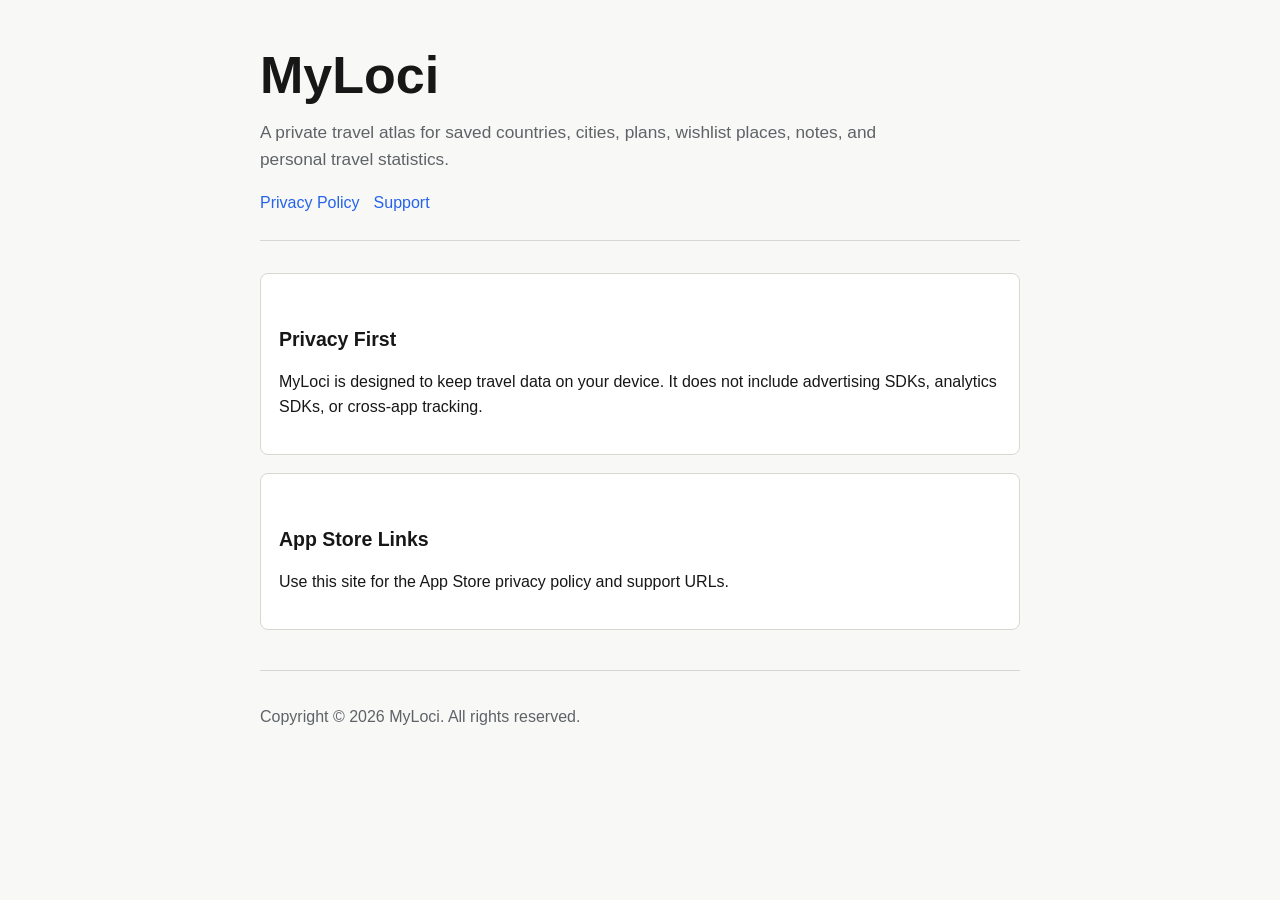
<file: index.html>
<!doctype html>
<html lang="en">
<head>
    <meta charset="utf-8">
    <meta name="viewport" content="width=device-width, initial-scale=1">
    <title>MyLoci</title>
    <meta name="description" content="MyLoci support and privacy information.">
    <link rel="stylesheet" href="styles.css">
</head>
<body>
    <main class="page">
        <header>
            <h1>MyLoci</h1>
            <p class="lead">A private travel atlas for saved countries, cities, plans, wishlist places, notes, and personal travel statistics.</p>
            <nav aria-label="Main navigation">
                <a href="privacy/">Privacy Policy</a>
                <a href="support/">Support</a>
            </nav>
        </header>

        <section class="card">
            <h2>Privacy First</h2>
            <p>MyLoci is designed to keep travel data on your device. It does not include advertising SDKs, analytics SDKs, or cross-app tracking.</p>
        </section>

        <section class="card">
            <h2>App Store Links</h2>
            <p>Use this site for the App Store privacy policy and support URLs.</p>
        </section>

        <footer>
            <p>Copyright &copy; 2026 MyLoci. All rights reserved.</p>
        </footer>
    </main>
</body>
</html>
</file>
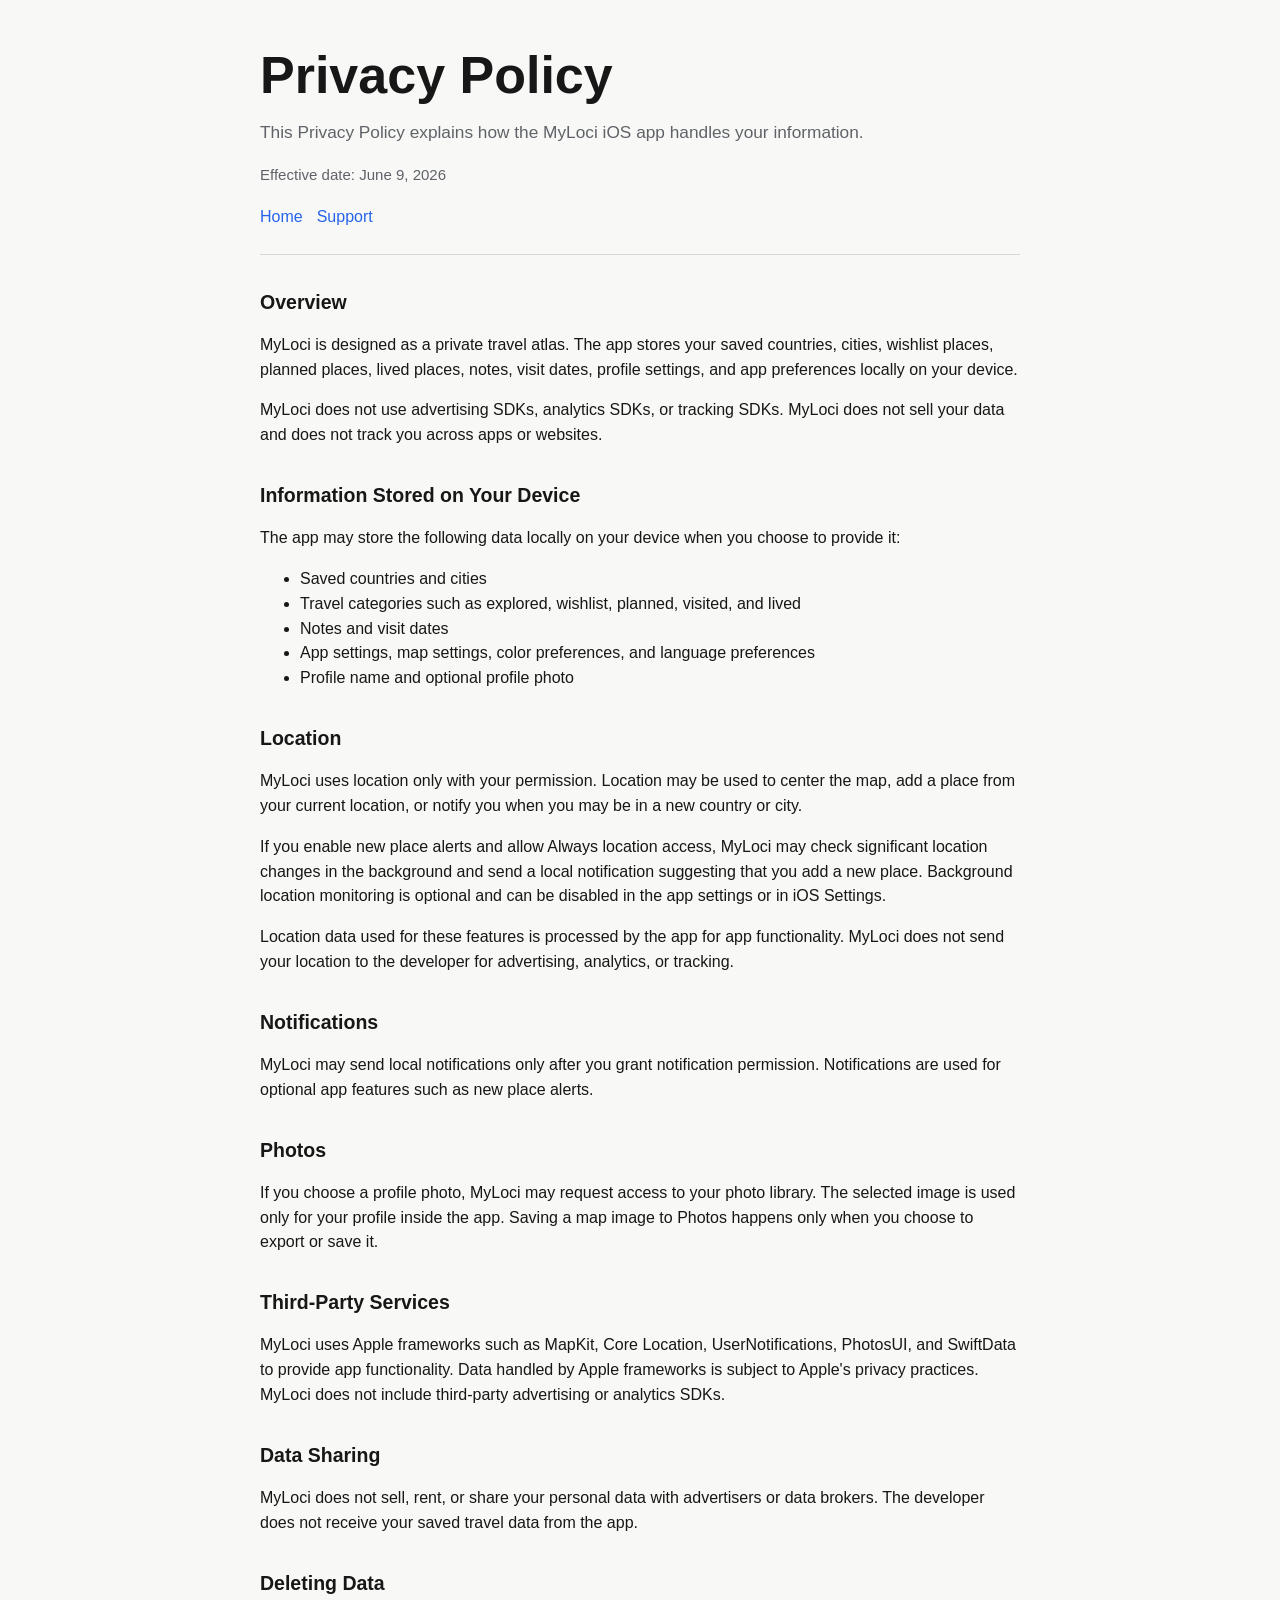
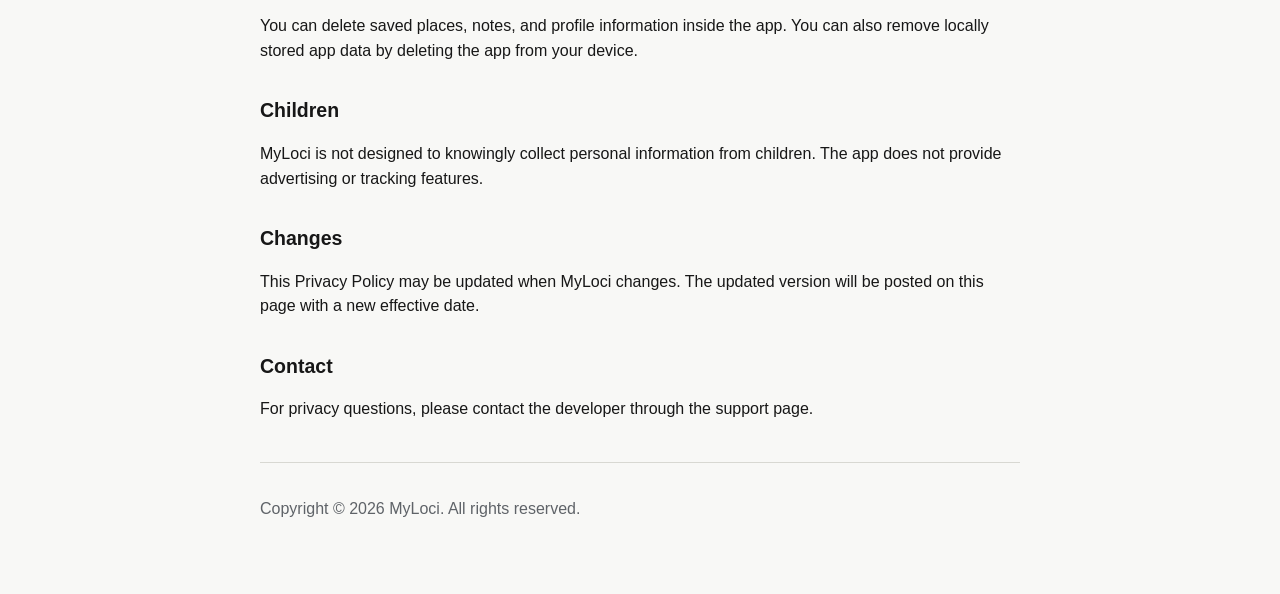
<file: privacy/index.html>
<!doctype html>
<html lang="en">
<head>
    <meta charset="utf-8">
    <meta name="viewport" content="width=device-width, initial-scale=1">
    <title>MyLoci Privacy Policy</title>
    <meta name="description" content="Privacy Policy for the MyLoci iOS app.">
    <link rel="stylesheet" href="../styles.css">
</head>
<body>
    <main class="page">
        <header>
            <h1>Privacy Policy</h1>
            <p class="lead">This Privacy Policy explains how the MyLoci iOS app handles your information.</p>
            <p class="meta">Effective date: June 9, 2026</p>
            <nav aria-label="Main navigation">
                <a href="../">Home</a>
                <a href="../support/">Support</a>
            </nav>
        </header>

        <section>
            <h2>Overview</h2>
            <p>MyLoci is designed as a private travel atlas. The app stores your saved countries, cities, wishlist places, planned places, lived places, notes, visit dates, profile settings, and app preferences locally on your device.</p>
            <p>MyLoci does not use advertising SDKs, analytics SDKs, or tracking SDKs. MyLoci does not sell your data and does not track you across apps or websites.</p>
        </section>

        <section>
            <h2>Information Stored on Your Device</h2>
            <p>The app may store the following data locally on your device when you choose to provide it:</p>
            <ul>
                <li>Saved countries and cities</li>
                <li>Travel categories such as explored, wishlist, planned, visited, and lived</li>
                <li>Notes and visit dates</li>
                <li>App settings, map settings, color preferences, and language preferences</li>
                <li>Profile name and optional profile photo</li>
            </ul>
        </section>

        <section>
            <h2>Location</h2>
            <p>MyLoci uses location only with your permission. Location may be used to center the map, add a place from your current location, or notify you when you may be in a new country or city.</p>
            <p>If you enable new place alerts and allow Always location access, MyLoci may check significant location changes in the background and send a local notification suggesting that you add a new place. Background location monitoring is optional and can be disabled in the app settings or in iOS Settings.</p>
            <p>Location data used for these features is processed by the app for app functionality. MyLoci does not send your location to the developer for advertising, analytics, or tracking.</p>
        </section>

        <section>
            <h2>Notifications</h2>
            <p>MyLoci may send local notifications only after you grant notification permission. Notifications are used for optional app features such as new place alerts.</p>
        </section>

        <section>
            <h2>Photos</h2>
            <p>If you choose a profile photo, MyLoci may request access to your photo library. The selected image is used only for your profile inside the app. Saving a map image to Photos happens only when you choose to export or save it.</p>
        </section>

        <section>
            <h2>Third-Party Services</h2>
            <p>MyLoci uses Apple frameworks such as MapKit, Core Location, UserNotifications, PhotosUI, and SwiftData to provide app functionality. Data handled by Apple frameworks is subject to Apple's privacy practices. MyLoci does not include third-party advertising or analytics SDKs.</p>
        </section>

        <section>
            <h2>Data Sharing</h2>
            <p>MyLoci does not sell, rent, or share your personal data with advertisers or data brokers. The developer does not receive your saved travel data from the app.</p>
        </section>

        <section>
            <h2>Deleting Data</h2>
            <p>You can delete saved places, notes, and profile information inside the app. You can also remove locally stored app data by deleting the app from your device.</p>
        </section>

        <section>
            <h2>Children</h2>
            <p>MyLoci is not designed to knowingly collect personal information from children. The app does not provide advertising or tracking features.</p>
        </section>

        <section>
            <h2>Changes</h2>
            <p>This Privacy Policy may be updated when MyLoci changes. The updated version will be posted on this page with a new effective date.</p>
        </section>

        <section>
            <h2>Contact</h2>
            <p>For privacy questions, please contact the developer through the support page.</p>
        </section>

        <footer>
            <p>Copyright &copy; 2026 MyLoci. All rights reserved.</p>
        </footer>
    </main>
</body>
</html>
</file>
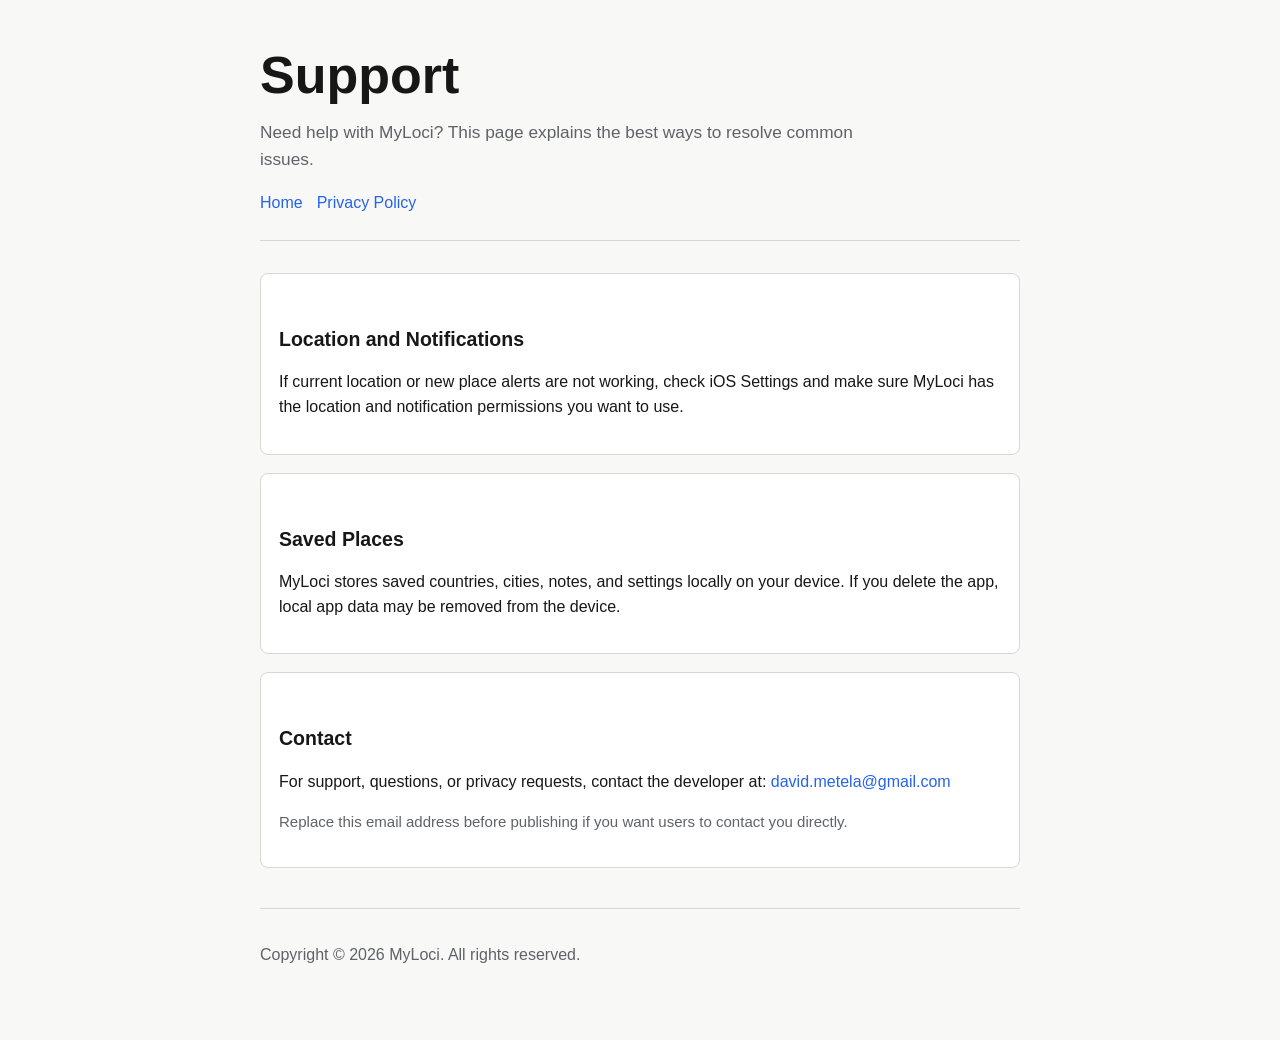
<file: support/index.html>
<!doctype html>
<html lang="en">
<head>
    <meta charset="utf-8">
    <meta name="viewport" content="width=device-width, initial-scale=1">
    <title>MyLoci Support</title>
    <meta name="description" content="Support information for the MyLoci iOS app.">
    <link rel="stylesheet" href="../styles.css">
</head>
<body>
    <main class="page">
        <header>
            <h1>Support</h1>
            <p class="lead">Need help with MyLoci? This page explains the best ways to resolve common issues.</p>
            <nav aria-label="Main navigation">
                <a href="../">Home</a>
                <a href="../privacy/">Privacy Policy</a>
            </nav>
        </header>

        <section class="card">
            <h2>Location and Notifications</h2>
            <p>If current location or new place alerts are not working, check iOS Settings and make sure MyLoci has the location and notification permissions you want to use.</p>
        </section>

        <section class="card">
            <h2>Saved Places</h2>
            <p>MyLoci stores saved countries, cities, notes, and settings locally on your device. If you delete the app, local app data may be removed from the device.</p>
        </section>

        <section class="card">
            <h2>Contact</h2>
            <p>For support, questions, or privacy requests, contact the developer at: <a href="mailto:david.metela@gmail.com">david.metela@gmail.com</a></p>
            <p class="meta">Replace this email address before publishing if you want users to contact you directly.</p>
        </section>

        <footer>
            <p>Copyright &copy; 2026 MyLoci. All rights reserved.</p>
        </footer>
    </main>
</body>
</html>
</file>
<file: styles.css>
:root {
    color-scheme: light dark;
    --background: #f8f8f6;
    --foreground: #171717;
    --muted: #5f6368;
    --border: #d8d8d2;
    --accent: #2563eb;
    --surface: #ffffff;
}

@media (prefers-color-scheme: dark) {
    :root {
        --background: #111111;
        --foreground: #f4f4f1;
        --muted: #b6b6ae;
        --border: #33332f;
        --accent: #7aa2ff;
        --surface: #191916;
    }
}

* {
    box-sizing: border-box;
}

html {
    font-family: -apple-system, BlinkMacSystemFont, "SF Pro Text", "Segoe UI", sans-serif;
    line-height: 1.55;
    background: var(--background);
    color: var(--foreground);
}

body {
    margin: 0;
}

.page {
    width: min(760px, calc(100% - 32px));
    margin: 0 auto;
    padding: 48px 0 56px;
}

header {
    border-bottom: 1px solid var(--border);
    margin-bottom: 32px;
    padding-bottom: 24px;
}

nav {
    display: flex;
    flex-wrap: wrap;
    gap: 14px;
    margin-top: 18px;
}

a {
    color: var(--accent);
    text-decoration: none;
}

a:hover {
    text-decoration: underline;
}

h1 {
    font-size: clamp(2rem, 6vw, 3.25rem);
    line-height: 1.04;
    margin: 0;
}

h2 {
    font-size: 1.22rem;
    margin: 32px 0 8px;
}

p,
li {
    font-size: 1rem;
}

.lead {
    color: var(--muted);
    font-size: 1.08rem;
    max-width: 620px;
}

.card {
    background: var(--surface);
    border: 1px solid var(--border);
    border-radius: 8px;
    padding: 18px;
    margin: 18px 0;
}

.meta {
    color: var(--muted);
    font-size: 0.94rem;
}

footer {
    border-top: 1px solid var(--border);
    color: var(--muted);
    margin-top: 40px;
    padding-top: 18px;
}
</file>
